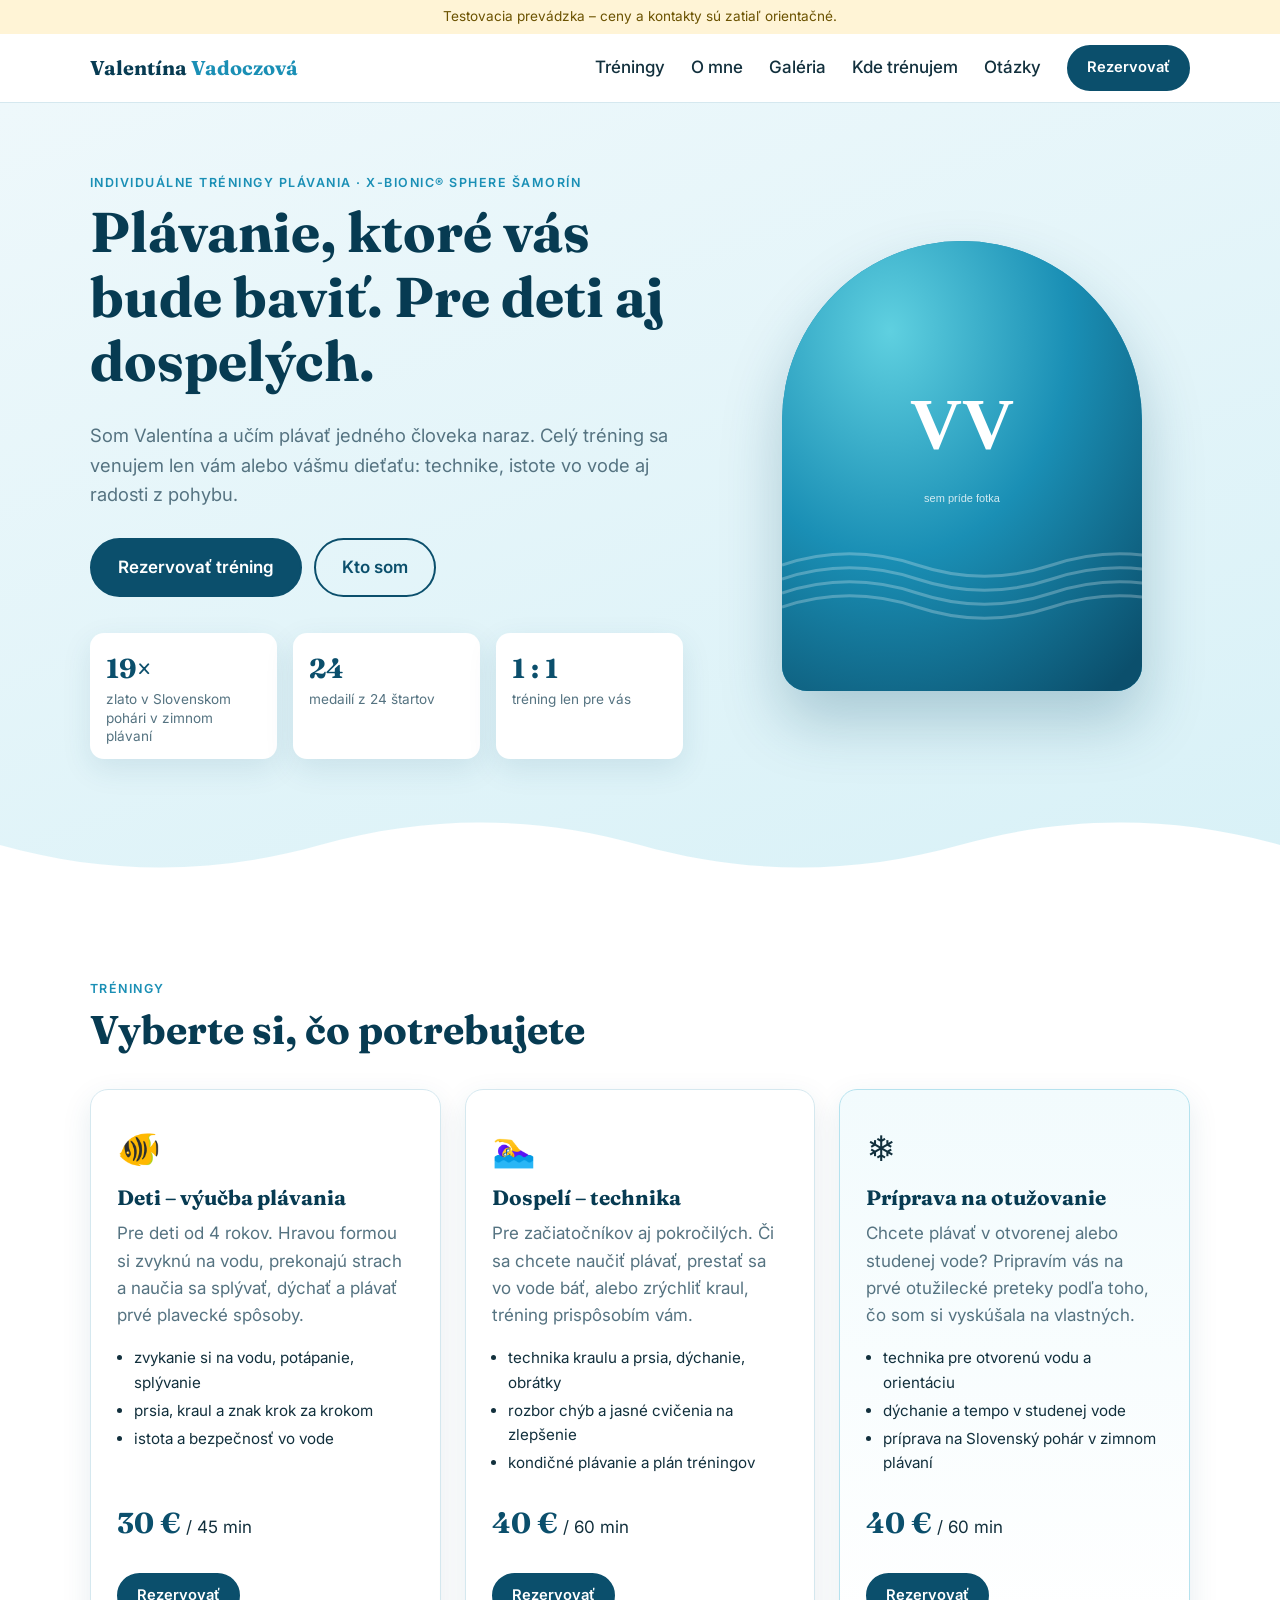
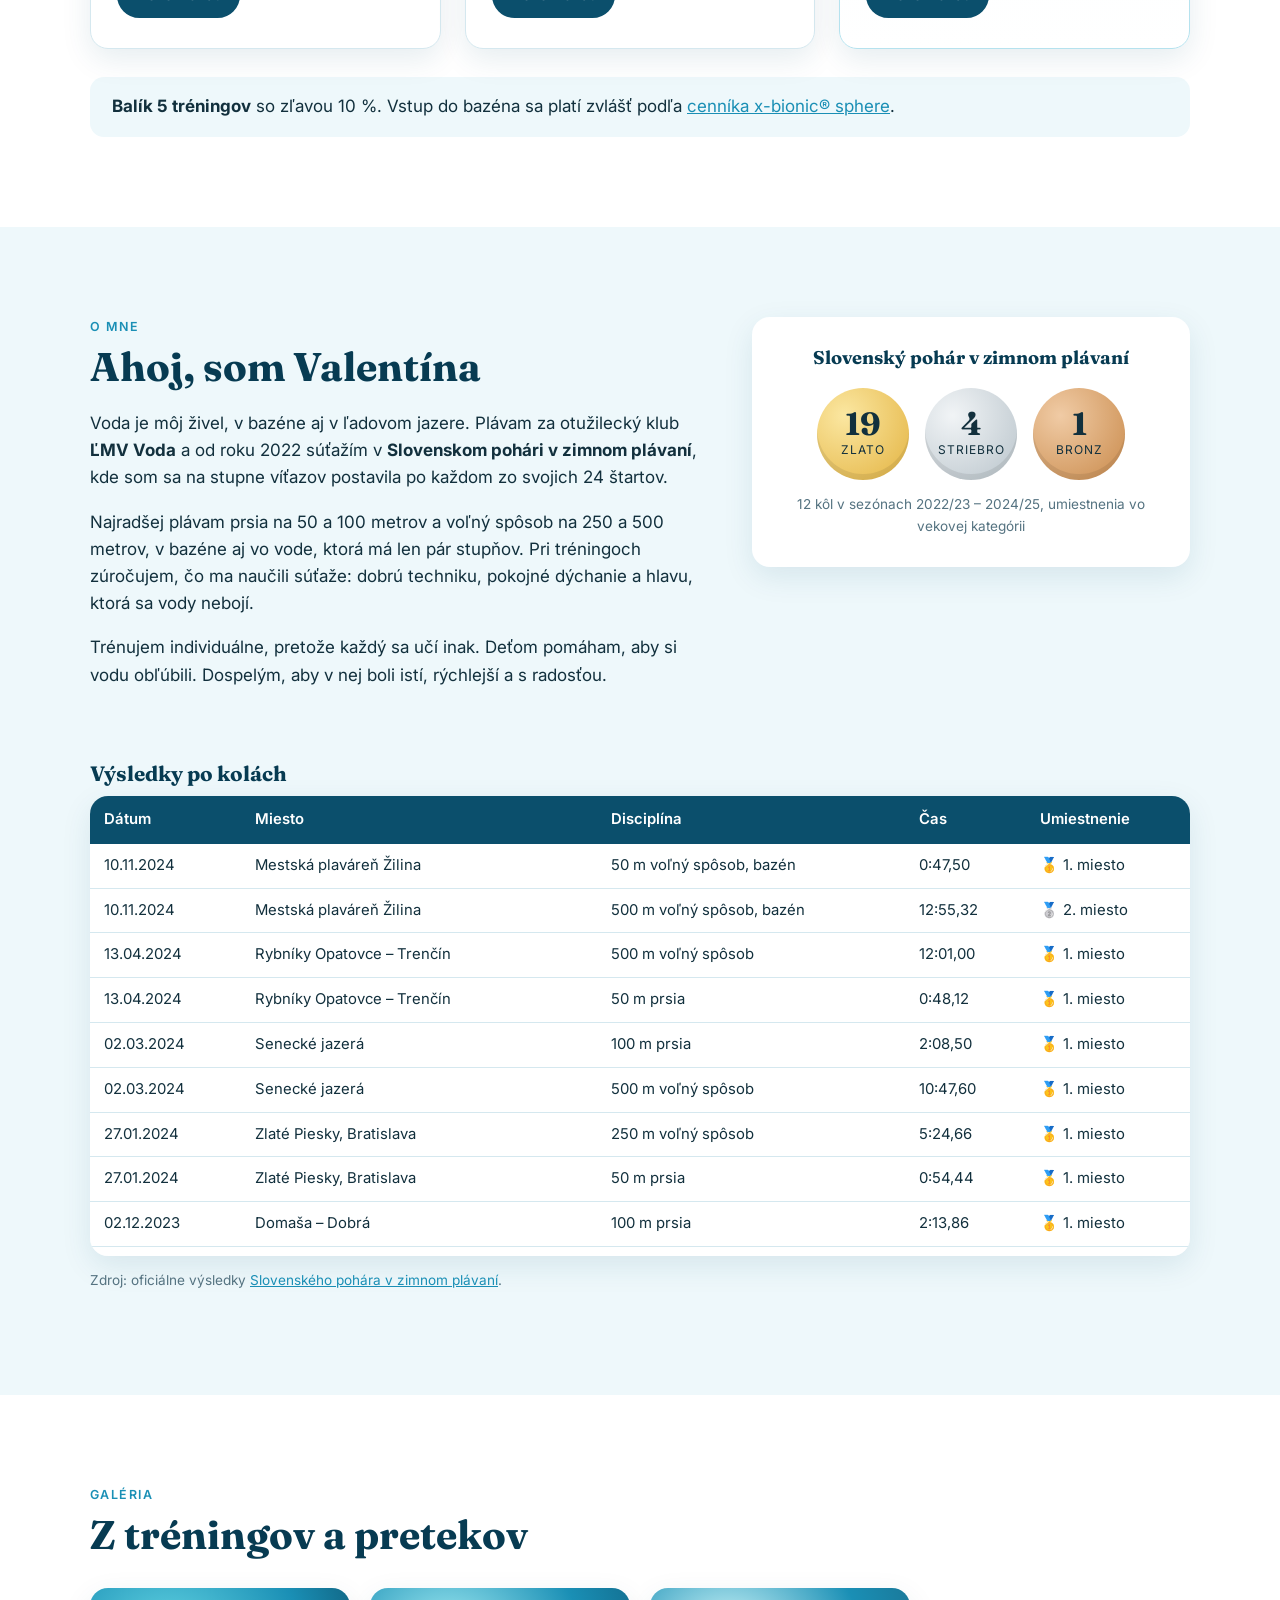
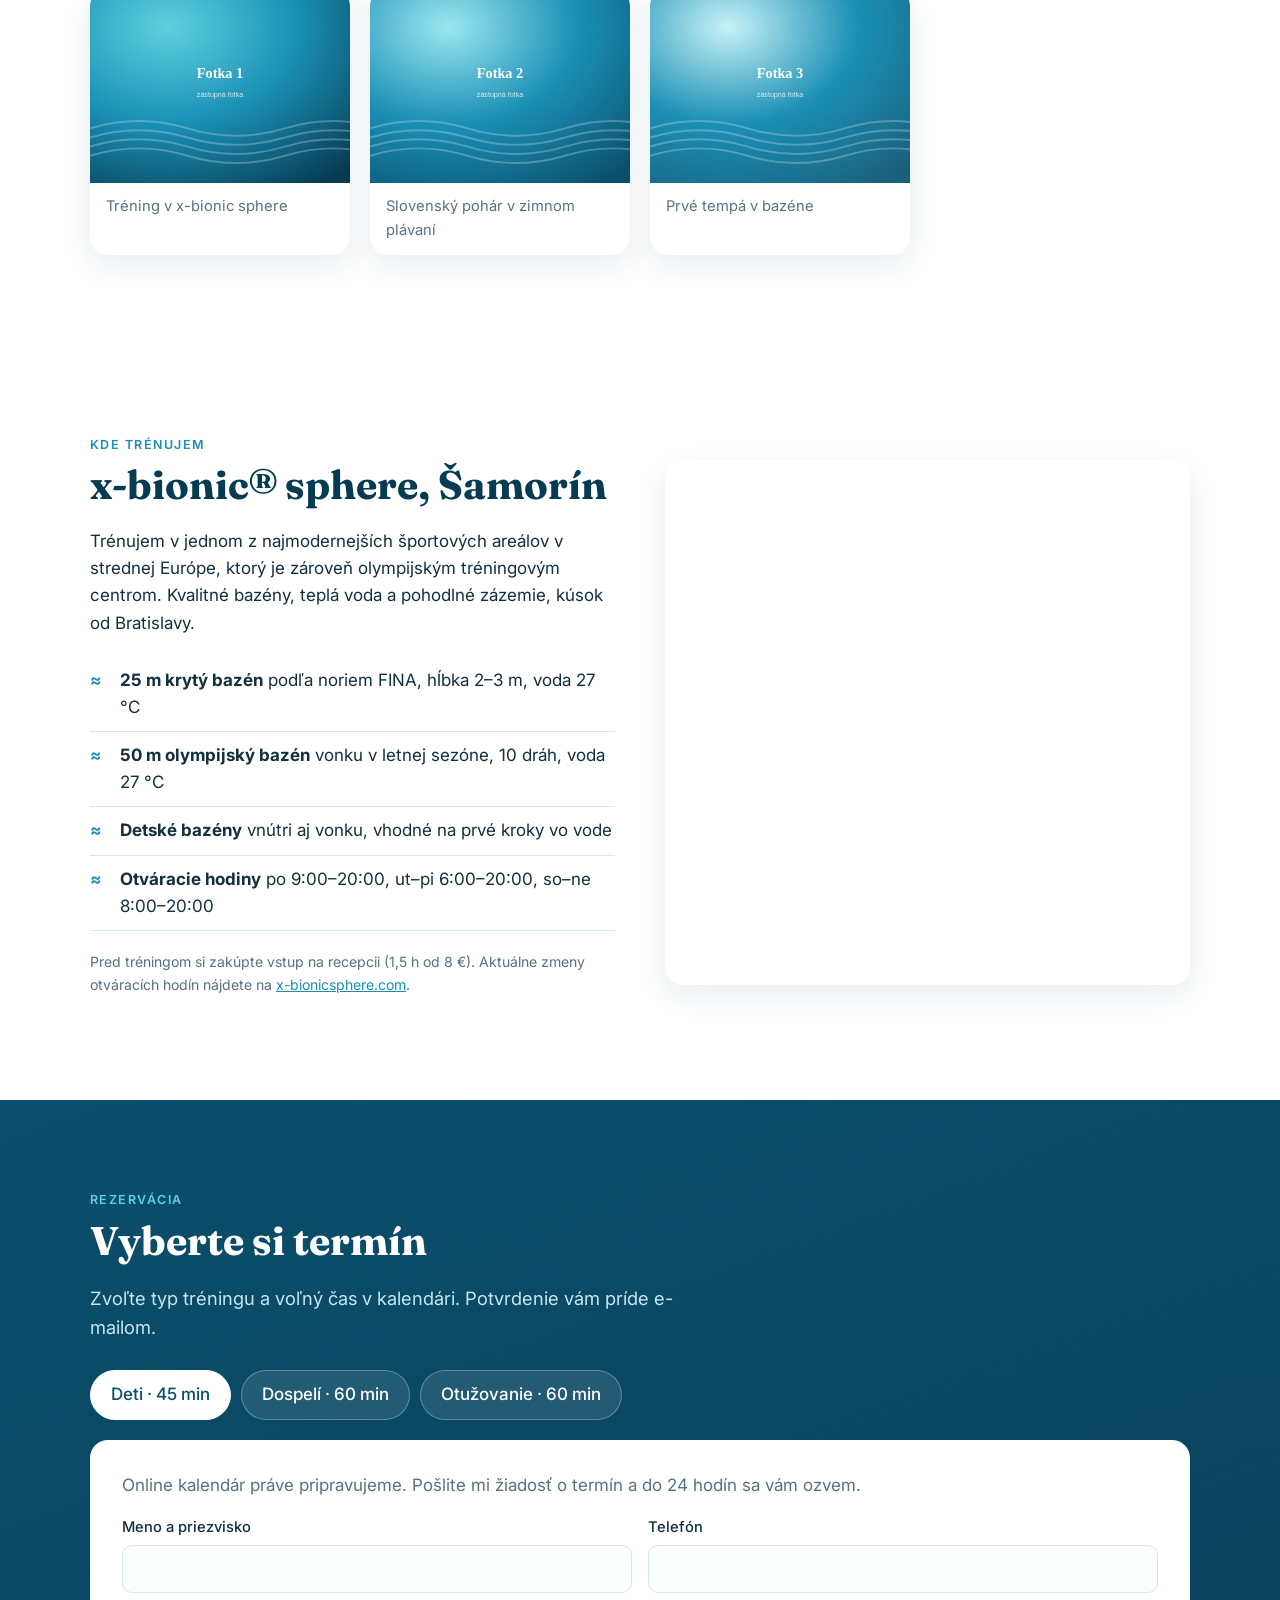
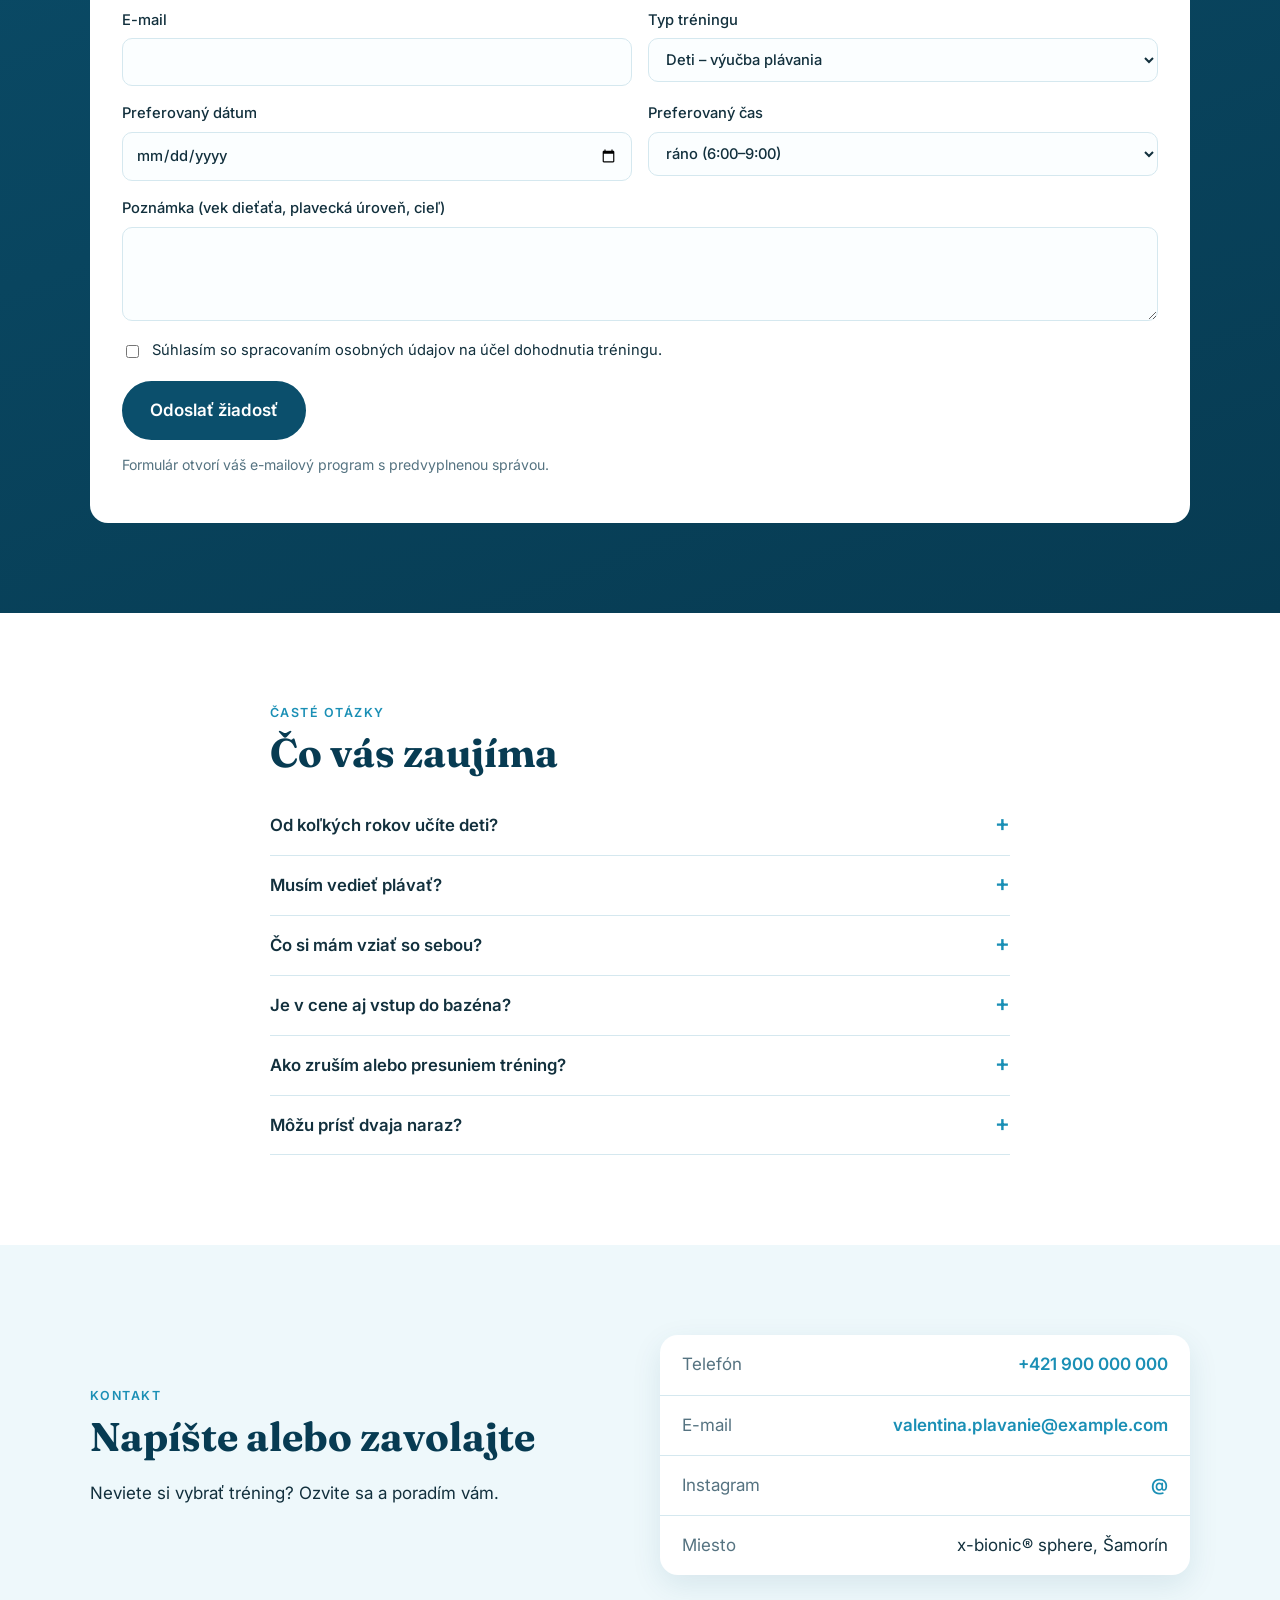
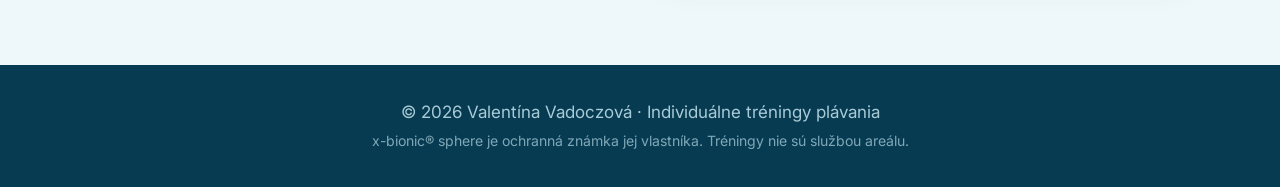
<file: index.html>
<!doctype html>
<html lang="sk">
<head>
  <meta charset="utf-8">
  <meta name="viewport" content="width=device-width, initial-scale=1">
  <title>Valentína Vadoczová – individuálne tréningy plávania | x-bionic sphere Šamorín</title>
  <meta name="description" content="Individuálne tréningy plávania pre deti a dospelých v bazénoch x-bionic® sphere v Šamoríne. Trénerka Valentína Vadoczová, viacnásobná víťazka Slovenského pohára v zimnom plávaní.">
  <meta name="robots" content="noindex"><!-- testovacia prevádzka -->
  <link rel="preconnect" href="https://fonts.googleapis.com">
  <link rel="preconnect" href="https://fonts.gstatic.com" crossorigin>
  <link href="https://fonts.googleapis.com/css2?family=Fraunces:opsz,wght@9..144,500;9..144,700&family=Inter:wght@400;500;600&display=swap" rel="stylesheet">
  <link rel="stylesheet" href="style.css?v=2">
  <link rel="icon" href="data:image/svg+xml,<svg xmlns='http://www.w3.org/2000/svg' viewBox='0 0 64 64'><circle cx='32' cy='32' r='32' fill='%230b4f6c'/><path d='M8 38c6-6 10-6 16 0s10 6 16 0 10-6 16 0' stroke='white' stroke-width='5' fill='none' stroke-linecap='round'/></svg>">
</head>
<body>
  <div class="test-banner">Testovacia prevádzka – ceny a kontakty sú zatiaľ orientačné.</div>

  <header class="nav">
    <div class="wrap nav-inner">
      <a href="#" class="logo">Valentína <span>Vadoczová</span></a>
      <button class="nav-toggle" aria-label="Menu" aria-expanded="false">☰</button>
      <nav class="nav-links">
        <a href="#treningy">Tréningy</a>
        <a href="#o-mne">O mne</a>
        <a href="#galeria">Galéria</a>
        <a href="#bazen">Kde trénujem</a>
        <a href="#faq">Otázky</a>
        <a href="#rezervacia" class="btn btn-small">Rezervovať</a>
      </nav>
    </div>
  </header>

  <main>
    <!-- HERO -->
    <section class="hero">
      <div class="wrap hero-inner">
        <div class="hero-text">
          <p class="eyebrow" data-edit="hero-1">Individuálne tréningy plávania · x-bionic® sphere Šamorín</p>
          <h1 data-edit="hero-2">Plávanie, ktoré vás bude baviť. Pre deti aj dospelých.</h1>
          <p class="lead" data-edit="hero-3">Som Valentína a učím plávať jedného človeka naraz. Celý tréning sa venujem len vám alebo vášmu dieťaťu: technike, istote vo vode aj radosti z pohybu.</p>
          <div class="hero-cta">
            <a href="#rezervacia" class="btn" data-edit="hero-4">Rezervovať tréning</a>
            <a href="#o-mne" class="btn btn-ghost" data-edit="hero-5">Kto som</a>
          </div>
          <ul class="hero-stats">
            <li data-edit="hero-6"><strong>19×</strong><span>zlato v Slovenskom pohári v zimnom plávaní</span></li>
            <li data-edit="hero-7"><strong>24</strong><span>medailí z 24 štartov</span></li>
            <li data-edit="hero-8"><strong>1 : 1</strong><span>tréning len pre vás</span></li>
          </ul>
        </div>
        <div class="hero-visual" aria-hidden="true">
          <div class="portrait">
            <img data-edit-img="portrait" src="images/portrait.svg" alt="Valentína Vadoczová">
          </div>
        </div>
      </div>
      <svg class="wave" viewBox="0 0 1440 120" preserveAspectRatio="none" aria-hidden="true"><path d="M0 60c120 40 240 40 360 0s240-40 360 0 240 40 360 0 240-40 360 0v60H0z"/></svg>
    </section>

    <!-- TRÉNINGY -->
    <section id="treningy" class="section">
      <div class="wrap">
        <p class="eyebrow" data-edit="treningy-1">Tréningy</p>
        <h2 data-edit="treningy-2">Vyberte si, čo potrebujete</h2>
        <div class="cards">
          <article class="card">
            <div class="card-icon">🐠</div>
            <h3 data-edit="treningy-3">Deti – výučba plávania</h3>
            <p data-edit="treningy-4">Pre deti od 4 rokov. Hravou formou si zvyknú na vodu, prekonajú strach a naučia sa splývať, dýchať a plávať prvé plavecké spôsoby.</p>
            <ul>
              <li data-edit="treningy-5">zvykanie si na vodu, potápanie, splývanie</li>
              <li data-edit="treningy-6">prsia, kraul a znak krok za krokom</li>
              <li data-edit="treningy-7">istota a bezpečnosť vo vode</li>
            </ul>
            <p class="price" data-edit="treningy-8"><strong>30 €</strong> / 45 min</p>
            <a href="#rezervacia" class="btn btn-small" data-book="deti" data-edit="treningy-9">Rezervovať</a>
          </article>
          <article class="card">
            <div class="card-icon">🏊‍♀️</div>
            <h3 data-edit="treningy-10">Dospelí – technika</h3>
            <p data-edit="treningy-11">Pre začiatočníkov aj pokročilých. Či sa chcete naučiť plávať, prestať sa vo vode báť, alebo zrýchliť kraul, tréning prispôsobím vám.</p>
            <ul>
              <li data-edit="treningy-12">technika kraulu a prsia, dýchanie, obrátky</li>
              <li data-edit="treningy-13">rozbor chýb a jasné cvičenia na zlepšenie</li>
              <li data-edit="treningy-14">kondičné plávanie a plán tréningov</li>
            </ul>
            <p class="price" data-edit="treningy-15"><strong>40 €</strong> / 60 min</p>
            <a href="#rezervacia" class="btn btn-small" data-book="dospeli" data-edit="treningy-16">Rezervovať</a>
          </article>
          <article class="card card-accent">
            <div class="card-icon">❄️</div>
            <h3 data-edit="treningy-17">Príprava na otužovanie</h3>
            <p data-edit="treningy-18">Chcete plávať v otvorenej alebo studenej vode? Pripravím vás na prvé otužilecké preteky podľa toho, čo som si vyskúšala na vlastných.</p>
            <ul>
              <li data-edit="treningy-19">technika pre otvorenú vodu a orientáciu</li>
              <li data-edit="treningy-20">dýchanie a tempo v studenej vode</li>
              <li data-edit="treningy-21">príprava na Slovenský pohár v zimnom plávaní</li>
            </ul>
            <p class="price" data-edit="treningy-22"><strong>40 €</strong> / 60 min</p>
            <a href="#rezervacia" class="btn btn-small" data-book="otuzovanie" data-edit="treningy-23">Rezervovať</a>
          </article>
        </div>
        <div class="note">
          <p data-edit="treningy-24"><strong>Balík 5 tréningov</strong> so zľavou 10 %. Vstup do bazéna sa platí zvlášť podľa <a href="https://www.x-bionicsphere.com/sport/plavanie/" target="_blank" rel="noopener">cenníka x-bionic® sphere</a>.</p>
        </div>
      </div>
    </section>

    <!-- O MNE -->
    <section id="o-mne" class="section section-ice">
      <div class="wrap about">
        <div class="about-text">
          <p class="eyebrow" data-edit="o-mne-1">O mne</p>
          <h2 data-edit="o-mne-2">Ahoj, som Valentína</h2>
          <p data-edit="o-mne-3">Voda je môj živel, v bazéne aj v ľadovom jazere. Plávam za otužilecký klub <strong>ĽMV Voda</strong> a od roku 2022 súťažím v <strong>Slovenskom pohári v zimnom plávaní</strong>, kde som sa na stupne víťazov postavila po každom zo svojich 24 štartov.</p>
          <p data-edit="o-mne-4">Najradšej plávam prsia na 50 a 100 metrov a voľný spôsob na 250 a 500 metrov, v bazéne aj vo vode, ktorá má len pár stupňov. Pri tréningoch zúročujem, čo ma naučili súťaže: dobrú techniku, pokojné dýchanie a hlavu, ktorá sa vody nebojí.</p>
          <p data-edit="o-mne-5">Trénujem individuálne, pretože každý sa učí inak. Deťom pomáham, aby si vodu obľúbili. Dospelým, aby v nej boli istí, rýchlejší a s radosťou.</p>
        </div>
        <aside class="medals" aria-label="Medailová bilancia">
          <h3 data-edit="o-mne-6">Slovenský pohár v zimnom plávaní</h3>
          <div class="medal-row">
            <div class="medal gold"><strong data-edit="o-mne-7">19</strong><span data-edit="o-mne-8">zlato</span></div>
            <div class="medal silver"><strong data-edit="o-mne-9">4</strong><span data-edit="o-mne-10">striebro</span></div>
            <div class="medal bronze"><strong data-edit="o-mne-11">1</strong><span data-edit="o-mne-12">bronz</span></div>
          </div>
          <p class="medal-sub" data-edit="o-mne-13">12 kôl v sezónach 2022/23 – 2024/25, umiestnenia vo vekovej kategórii</p>
        </aside>
      </div>

      <div class="wrap">
        <h3 class="results-title" data-edit="o-mne-14">Výsledky po kolách</h3>
        <div class="table-wrap">
          <table class="results">
            <thead>
              <tr><th>Dátum</th><th>Miesto</th><th>Disciplína</th><th>Čas</th><th>Umiestnenie</th></tr>
            </thead>
            <tbody data-edit-table="results">
              <tr><td>10.11.2024</td><td>Mestská plaváreň Žilina</td><td>50 m voľný spôsob, bazén</td><td>0:47,50</td><td>🥇 1. miesto</td></tr>
              <tr><td>10.11.2024</td><td>Mestská plaváreň Žilina</td><td>500 m voľný spôsob, bazén</td><td>12:55,32</td><td>🥈 2. miesto</td></tr>
              <tr><td>13.04.2024</td><td>Rybníky Opatovce – Trenčín</td><td>500 m voľný spôsob</td><td>12:01,00</td><td>🥇 1. miesto</td></tr>
              <tr><td>13.04.2024</td><td>Rybníky Opatovce – Trenčín</td><td>50 m prsia</td><td>0:48,12</td><td>🥇 1. miesto</td></tr>
              <tr><td>02.03.2024</td><td>Senecké jazerá</td><td>100 m prsia</td><td>2:08,50</td><td>🥇 1. miesto</td></tr>
              <tr><td>02.03.2024</td><td>Senecké jazerá</td><td>500 m voľný spôsob</td><td>10:47,60</td><td>🥇 1. miesto</td></tr>
              <tr><td>27.01.2024</td><td>Zlaté Piesky, Bratislava</td><td>250 m voľný spôsob</td><td>5:24,66</td><td>🥇 1. miesto</td></tr>
              <tr><td>27.01.2024</td><td>Zlaté Piesky, Bratislava</td><td>50 m prsia</td><td>0:54,44</td><td>🥇 1. miesto</td></tr>
              <tr><td>02.12.2023</td><td>Domaša – Dobrá</td><td>100 m prsia</td><td>2:13,86</td><td>🥇 1. miesto</td></tr>
              <tr><td>02.12.2023</td><td>Domaša – Dobrá</td><td>500 m voľný spôsob</td><td>11:10,34</td><td>🥇 1. miesto</td></tr>
              <tr><td>18.11.2023</td><td>Oravská priehrada</td><td>50 m prsia</td><td>0:55,37</td><td>🥇 1. miesto</td></tr>
              <tr><td>18.11.2023</td><td>Oravská priehrada</td><td>500 m voľný spôsob</td><td>11:27,30</td><td>🥇 1. miesto</td></tr>
              <tr><td>04.11.2023</td><td>Mestská plaváreň Žilina</td><td>50 m prsia, bazén</td><td>0:53,52</td><td>🥇 1. miesto</td></tr>
              <tr><td>04.11.2023</td><td>Mestská plaváreň Žilina</td><td>500 m voľný spôsob, bazén</td><td>11:28,51</td><td>🥇 1. miesto</td></tr>
              <tr><td>01.04.2023</td><td>Domaša – Dobrá</td><td>50 m prsia</td><td>0:59,93</td><td>🥇 1. miesto</td></tr>
              <tr><td>01.04.2023</td><td>Domaša – Dobrá</td><td>250 m voľný spôsob</td><td>5:27,70</td><td>🥇 1. miesto</td></tr>
              <tr><td>25.03.2023</td><td>Rybníky Opatovce – Trenčín</td><td>50 m prsia</td><td>0:57,81</td><td>🥇 1. miesto</td></tr>
              <tr><td>25.03.2023</td><td>Rybníky Opatovce – Trenčín</td><td>250 m voľný spôsob</td><td>5:40,51</td><td>🥇 1. miesto</td></tr>
              <tr><td>04.03.2023</td><td>Thermalpark Dunajská Streda</td><td>100 m prsia</td><td>2:35,01</td><td>🥈 2. miesto</td></tr>
              <tr><td>04.03.2023</td><td>Thermalpark Dunajská Streda</td><td>50 m prsia</td><td>1:06,67</td><td>🥇 1. miesto</td></tr>
              <tr><td>18.02.2023</td><td>Nové Košariská, Dunajská Lužná</td><td>50 m prsia</td><td>1:04,61</td><td>🥇 1. miesto</td></tr>
              <tr><td>18.02.2023</td><td>Nové Košariská, Dunajská Lužná</td><td>100 m prsia</td><td>2:17,05</td><td>🥈 2. miesto</td></tr>
              <tr><td>26.11.2022</td><td>Lake Side Čierna Voda</td><td>100 m prsia</td><td>2:04,50</td><td>🥈 2. miesto</td></tr>
              <tr><td>26.11.2022</td><td>Lake Side Čierna Voda</td><td>50 m prsia</td><td>1:03,50</td><td>🥉 3. miesto</td></tr>
            </tbody>
          </table>
        </div>
        <p class="source" data-edit="o-mne-15">Zdroj: oficiálne výsledky <a href="https://pohar.sportoveotuzovanie.sk/vysledky/jednotlivci" target="_blank" rel="noopener">Slovenského pohára v zimnom plávaní</a>.</p>
      </div>
    </section>

    <!-- GALÉRIA -->
    <section id="galeria" class="section">
      <div class="wrap">
        <p class="eyebrow" data-edit="galeria-1">Galéria</p>
        <h2 data-edit="galeria-2">Z tréningov a pretekov</h2>
        <div class="gallery" data-edit-gallery="gallery">
          <figure><img src="images/galeria-1.svg" alt=""><figcaption>Tréning v x-bionic sphere</figcaption></figure>
          <figure><img src="images/galeria-2.svg" alt=""><figcaption>Slovenský pohár v zimnom plávaní</figcaption></figure>
          <figure><img src="images/galeria-3.svg" alt=""><figcaption>Prvé tempá v bazéne</figcaption></figure>
        </div>
      </div>
    </section>

    <!-- BAZÉN -->
    <section id="bazen" class="section">
      <div class="wrap venue">
        <div>
          <p class="eyebrow" data-edit="bazen-1">Kde trénujem</p>
          <h2 data-edit="bazen-2">x-bionic® sphere, Šamorín</h2>
          <p data-edit="bazen-3">Trénujem v jednom z najmodernejších športových areálov v strednej Európe, ktorý je zároveň olympijským tréningovým centrom. Kvalitné bazény, teplá voda a pohodlné zázemie, kúsok od Bratislavy.</p>
          <ul class="facts">
            <li data-edit="bazen-4"><strong>25 m krytý bazén</strong> podľa noriem FINA, hĺbka 2–3 m, voda 27 °C</li>
            <li data-edit="bazen-5"><strong>50 m olympijský bazén</strong> vonku v letnej sezóne, 10 dráh, voda 27 °C</li>
            <li data-edit="bazen-6"><strong>Detské bazény</strong> vnútri aj vonku, vhodné na prvé kroky vo vode</li>
            <li data-edit="bazen-7"><strong>Otváracie hodiny</strong> po 9:00–20:00, ut–pi 6:00–20:00, so–ne 8:00–20:00</li>
          </ul>
          <p class="small" data-edit="bazen-8">Pred tréningom si zakúpte vstup na recepcii (1,5 h od 8 €). Aktuálne zmeny otváracích hodín nájdete na <a href="https://www.x-bionicsphere.com/sport/plavanie/" target="_blank" rel="noopener">x-bionicsphere.com</a>.</p>
        </div>
        <div class="map">
          <iframe title="Mapa x-bionic sphere Šamorín" loading="lazy" referrerpolicy="no-referrer-when-downgrade"
            src="https://www.google.com/maps?q=x-bionic%20sphere%20%C5%A0amor%C3%ADn&output=embed"></iframe>
        </div>
      </div>
    </section>

    <!-- REZERVÁCIA -->
    <section id="rezervacia" class="section section-deep">
      <div class="wrap">
        <p class="eyebrow" data-edit="rezervacia-1">Rezervácia</p>
        <h2 data-edit="rezervacia-2">Vyberte si termín</h2>
        <p class="lead" data-edit="rezervacia-3">Zvoľte typ tréningu a voľný čas v kalendári. Potvrdenie vám príde e-mailom.</p>
        <div class="tabs" role="tablist">
          <button role="tab" data-type="deti" aria-selected="true">Deti · 45 min</button>
          <button role="tab" data-type="dospeli" aria-selected="false">Dospelí · 60 min</button>
          <button role="tab" data-type="otuzovanie" aria-selected="false">Otužovanie · 60 min</button>
        </div>
        <div class="booking">
          <div id="cal-embed" hidden></div>
          <form id="request-form" class="request-form" hidden>
            <p class="form-intro">Online kalendár práve pripravujeme. Pošlite mi žiadosť o termín a do 24 hodín sa vám ozvem.</p>
            <div class="grid">
              <label>Meno a priezvisko<input name="meno" required autocomplete="name"></label>
              <label>Telefón<input name="telefon" type="tel" required autocomplete="tel"></label>
              <label>E-mail<input name="email" type="email" autocomplete="email"></label>
              <label>Typ tréningu
                <select name="typ">
                  <option value="deti">Deti – výučba plávania</option>
                  <option value="dospeli">Dospelí – technika</option>
                  <option value="otuzovanie">Príprava na otužovanie</option>
                </select>
              </label>
              <label>Preferovaný dátum<input name="datum" type="date"></label>
              <label>Preferovaný čas
                <select name="cas">
                  <option>ráno (6:00–9:00)</option>
                  <option>dopoludnie</option>
                  <option>popoludnie</option>
                  <option>podvečer (16:00–19:00)</option>
                  <option>víkend</option>
                </select>
              </label>
              <label class="full">Poznámka (vek dieťaťa, plavecká úroveň, cieľ)<textarea name="poznamka" rows="3"></textarea></label>
            </div>
            <label class="consent"><input type="checkbox" required> Súhlasím so spracovaním osobných údajov na účel dohodnutia tréningu.</label>
            <button class="btn" type="submit">Odoslať žiadosť</button>
            <p class="small">Formulár otvorí váš e-mailový program s predvyplnenou správou.</p>
          </form>
        </div>
      </div>
    </section>

    <!-- FAQ -->
    <section id="faq" class="section">
      <div class="wrap narrow">
        <p class="eyebrow" data-edit="faq-1">Časté otázky</p>
        <h2 data-edit="faq-2">Čo vás zaujíma</h2>
        <details><summary data-edit="faq-3">Od koľkých rokov učíte deti?</summary><p data-edit="faq-4">Od 4 rokov. Ak je dieťa mladšie alebo sa vody veľmi bojí, napíšte mi a dohodneme sa, ako začať.</p></details>
        <details><summary data-edit="faq-5">Musím vedieť plávať?</summary><p data-edit="faq-6">Nie. Začiatočníkov učím od úplných základov. Dospelí začiatočníci sú u mňa úplne bežní, tak sa nehanbite.</p></details>
        <details><summary data-edit="faq-7">Čo si mám vziať so sebou?</summary><p data-edit="faq-8">Plavky, plavecké okuliare, čiapku, uterák a šľapky. Plavecké pomôcky (dosky, pullbuoy, plutvy) prinesiem ja.</p></details>
        <details><summary data-edit="faq-9">Je v cene aj vstup do bazéna?</summary><p data-edit="faq-10">Nie. Vstup si každý klient kupuje na recepcii x-bionic® sphere podľa ich aktuálneho cenníka.</p></details>
        <details><summary data-edit="faq-11">Ako zruším alebo presuniem tréning?</summary><p data-edit="faq-12">Bezplatne najneskôr 24 hodín vopred, cez odkaz v potvrdzovacom e-maile alebo telefonicky. Pri neskoršom zrušení si účtujem 50 % ceny.</p></details>
        <details><summary data-edit="faq-13">Môžu prísť dvaja naraz?</summary><p data-edit="faq-14">Áno. Súrodenci alebo pár môžu prísť na spoločný tréning. Cenu vám poviem po dohode.</p></details>
      </div>
    </section>

    <!-- KONTAKT -->
    <section id="kontakt" class="section section-ice">
      <div class="wrap contact">
        <div>
          <p class="eyebrow" data-edit="kontakt-1">Kontakt</p>
          <h2 data-edit="kontakt-2">Napíšte alebo zavolajte</h2>
          <p data-edit="kontakt-3">Neviete si vybrať tréning? Ozvite sa a poradím vám.</p>
        </div>
        <ul class="contact-list">
          <li><span>Telefón</span><a data-contact="phone" href="#"></a></li>
          <li><span>E-mail</span><a data-contact="email" href="#"></a></li>
          <li data-contact-row="instagram"><span>Instagram</span><a data-contact="instagram" href="#" target="_blank" rel="noopener"></a></li>
          <li><span>Miesto</span>x-bionic® sphere, Šamorín</li>
        </ul>
      </div>
    </section>
  </main>

  <footer class="footer">
    <div class="wrap">
      <p>© <span id="year"></span> Valentína Vadoczová · Individuálne tréningy plávania</p>
      <p class="small">x-bionic® sphere je ochranná známka jej vlastníka. Tréningy nie sú službou areálu.</p>
    </div>
  </footer>

  <script src="config.js?v=2"></script>
  <script src="app.js?v=2"></script>
</body>
</html>
</file>
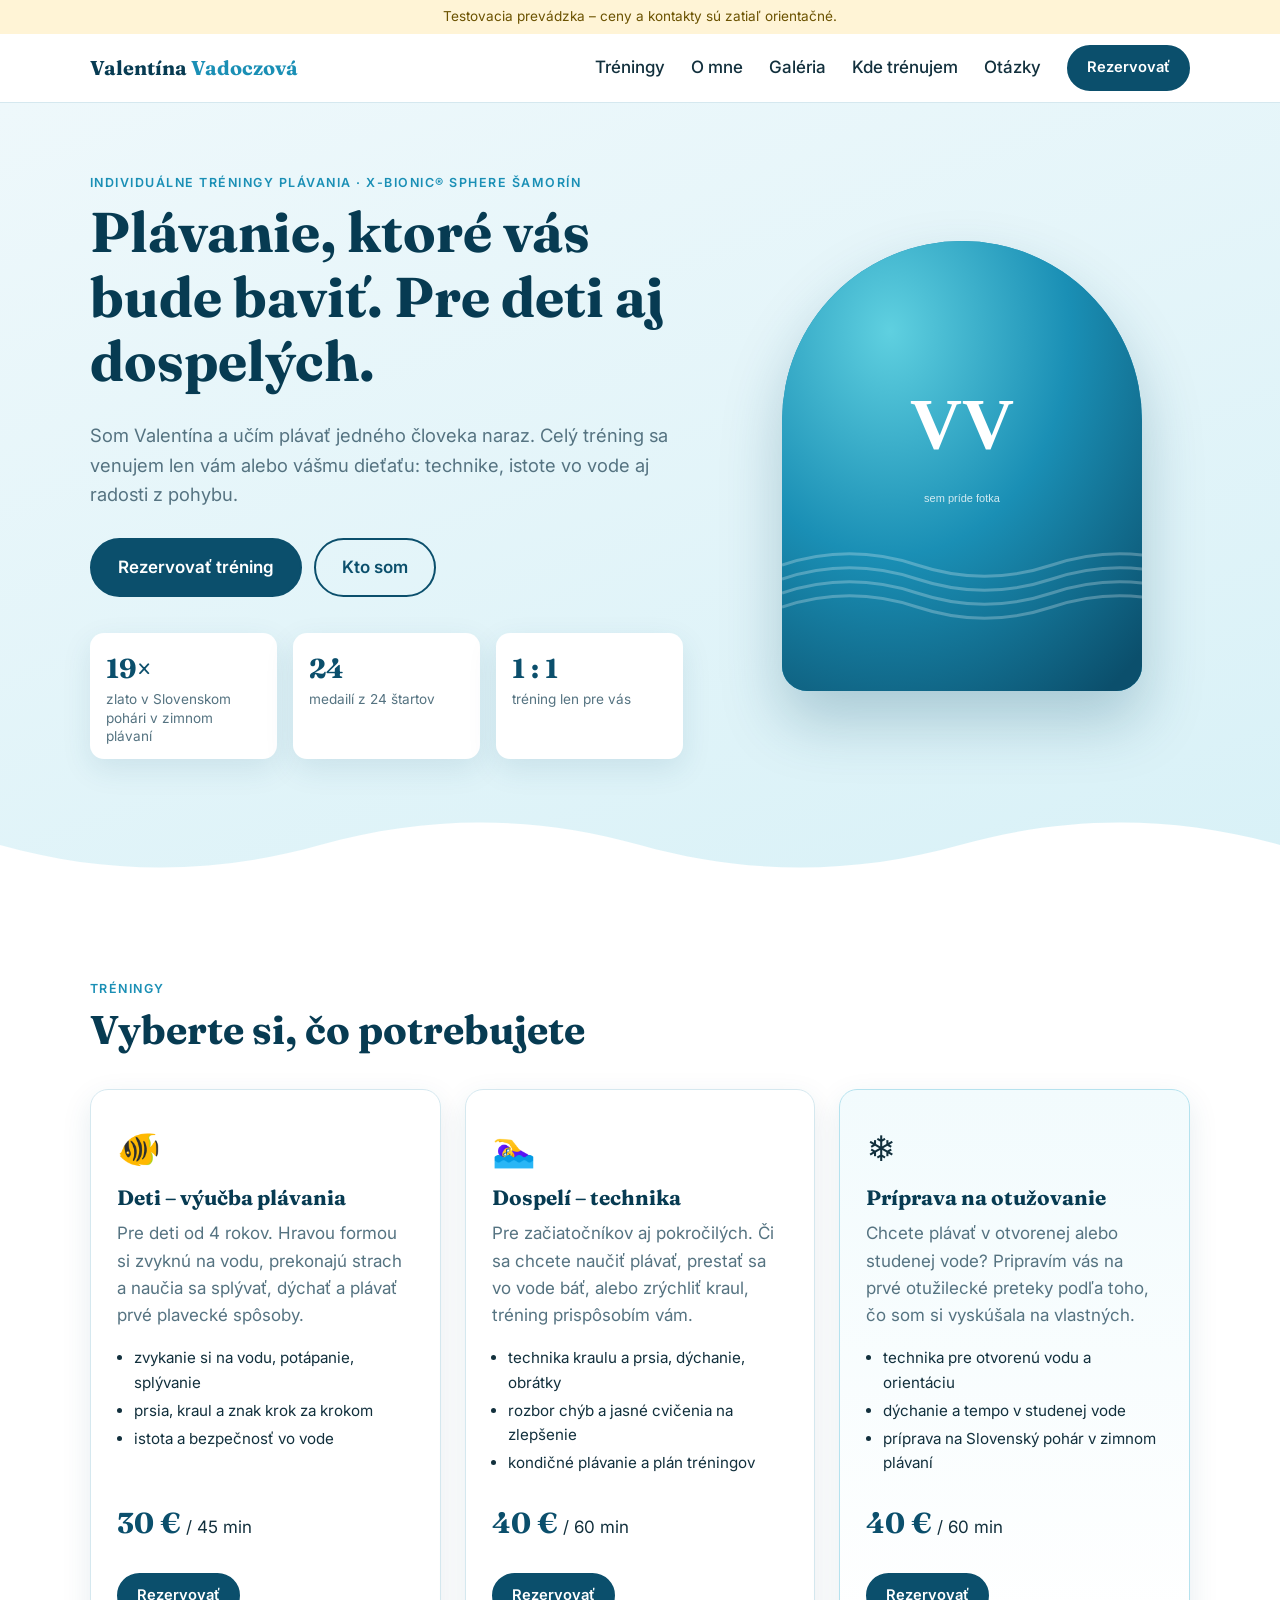
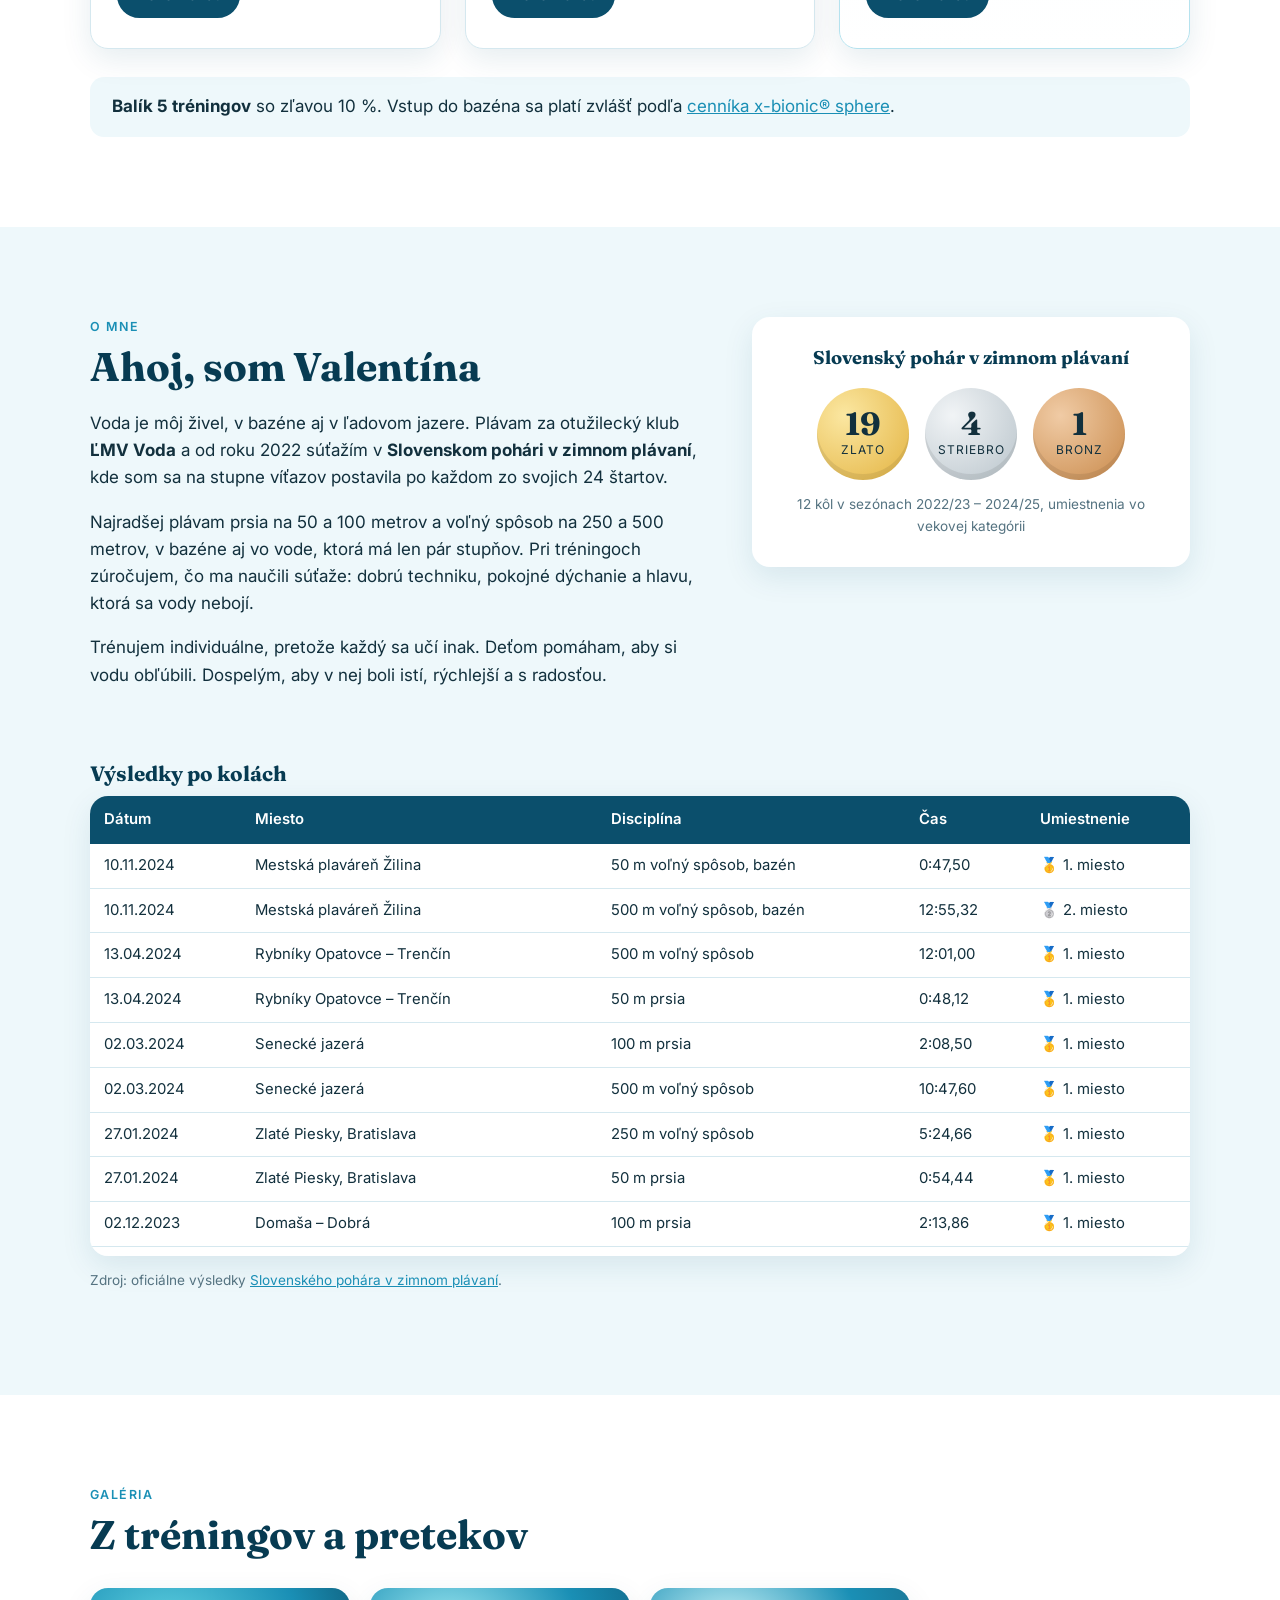
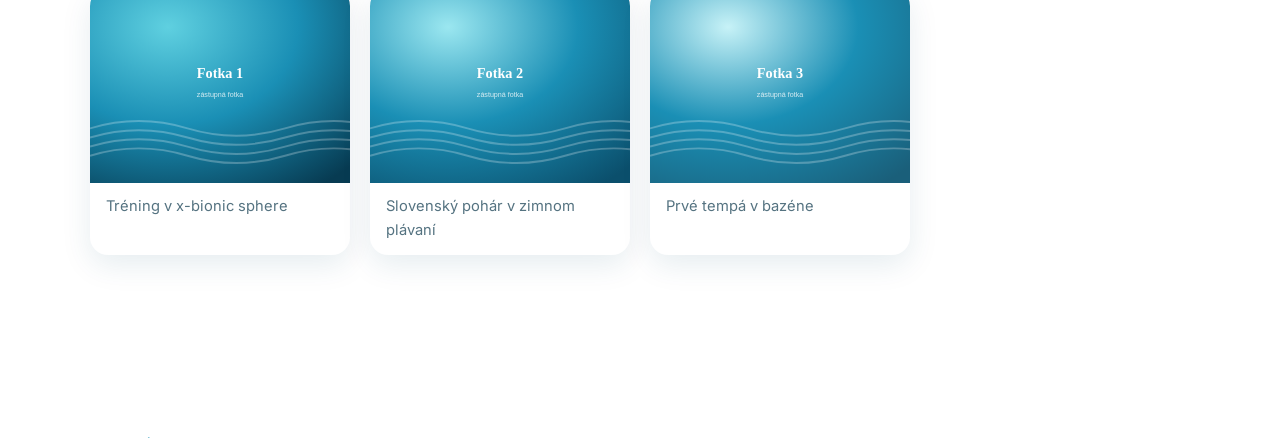
<file: admin/index.html>
<!doctype html>
<html lang="sk">
<head>
  <meta charset="utf-8">
  <meta name="robots" content="noindex">
  <meta http-equiv="refresh" content="0; url=../?admin">
  <title>Administrácia</title>
</head>
<body>
  <p><a href="../?admin">Otvoriť administráciu</a></p>
</body>
</html>
</file>
<file: style.css>
:root {
  --deep: #0b4f6c;
  --deep-2: #073b52;
  --sea: #1a8fb5;
  --aqua: #5fd0e0;
  --ice: #eef8fb;
  --ink: #12303d;
  --muted: #557381;
  --line: #d5e8ef;
  --white: #ffffff;
  --gold: #e3b341;
  --silver: #b9c4cb;
  --bronze: #c98a4b;
  --radius: 18px;
  --shadow: 0 10px 30px rgba(11, 79, 108, .10);
}
* { box-sizing: border-box; }
html { scroll-behavior: smooth; scroll-padding-top: 80px; }
body { margin: 0; font-family: Inter, system-ui, sans-serif; color: var(--ink); background: var(--white); line-height: 1.6; font-size: 17px; }
h1, h2, h3 { font-family: Fraunces, Georgia, serif; line-height: 1.15; margin: 0 0 .5em; color: var(--deep-2); }
h1 { font-size: clamp(2.1rem, 5vw, 3.5rem); }
h2 { font-size: clamp(1.7rem, 3.5vw, 2.5rem); }
h3 { font-size: 1.3rem; }
a { color: var(--sea); }
img { max-width: 100%; }
.wrap { max-width: 1140px; margin: 0 auto; padding: 0 20px; }
.narrow { max-width: 780px; }
.small { font-size: .88rem; color: var(--muted); }
.eyebrow { text-transform: uppercase; letter-spacing: .12em; font-size: .78rem; font-weight: 600; color: var(--sea); margin: 0 0 .6em; }
.lead { font-size: 1.15rem; color: var(--muted); max-width: 640px; }

.test-banner { background: #fff4d6; color: #6b5200; text-align: center; font-size: .85rem; padding: 6px 16px; }

/* Buttons */
.btn { display: inline-block; background: var(--deep); color: var(--white); text-decoration: none; padding: 14px 26px; border-radius: 999px; font-weight: 600; border: 2px solid var(--deep); cursor: pointer; font: inherit; font-weight: 600; transition: transform .15s, background .15s; }
.btn:hover { background: var(--deep-2); transform: translateY(-1px); }
.btn-small { padding: 9px 18px; font-size: .92rem; }
.btn-ghost { background: transparent; color: var(--deep); }
.btn-ghost:hover { background: var(--white); }

/* Nav */
.nav { position: sticky; top: 0; z-index: 20; background: rgba(255,255,255,.92); backdrop-filter: blur(10px); border-bottom: 1px solid var(--line); }
.nav-inner { display: flex; align-items: center; justify-content: space-between; height: 68px; }
.logo { font-family: Fraunces, serif; font-weight: 700; font-size: 1.25rem; color: var(--deep-2); text-decoration: none; }
.logo span { color: var(--sea); }
.nav-links { display: flex; gap: 26px; align-items: center; }
.nav-links a:not(.btn) { color: var(--ink); text-decoration: none; font-weight: 500; }
.nav-links a:not(.btn):hover { color: var(--sea); }
.nav-toggle { display: none; background: none; border: 0; font-size: 1.6rem; color: var(--deep); cursor: pointer; }

/* Hero */
.hero { position: relative; background: linear-gradient(160deg, var(--ice) 0%, #d8f1f7 100%); padding: 70px 0 130px; overflow: hidden; }
.hero-inner { display: grid; grid-template-columns: 1.3fr 1fr; gap: 50px; align-items: center; }
.hero-cta { display: flex; gap: 12px; flex-wrap: wrap; margin: 28px 0 36px; }
.hero-stats { list-style: none; padding: 0; margin: 0; display: grid; grid-template-columns: repeat(3, 1fr); gap: 16px; }
.hero-stats li { background: var(--white); border-radius: 14px; padding: 14px 16px; box-shadow: var(--shadow); }
.hero-stats strong { display: block; font-family: Fraunces, serif; font-size: 1.7rem; color: var(--deep); }
.hero-stats span { font-size: .85rem; color: var(--muted); line-height: 1.35; display: block; }
.hero-visual { display: flex; justify-content: center; }
.portrait { width: min(360px, 80vw); aspect-ratio: 4/5; border-radius: 200px 200px 28px 28px; overflow: hidden; box-shadow: 0 30px 60px rgba(11,79,108,.25); background: var(--sea); }
.portrait img { width: 100%; height: 100%; object-fit: cover; display: block; }
.wave { position: absolute; bottom: -1px; left: 0; width: 100%; height: 90px; fill: var(--white); }

/* Sections */
.section { padding: 90px 0; }
.section-ice { background: var(--ice); }
.section-deep { background: linear-gradient(160deg, var(--deep) 0%, var(--deep-2) 100%); color: var(--white); }
.section-deep h2, .section-deep .eyebrow { color: var(--white); }
.section-deep .eyebrow { color: var(--aqua); }
.section-deep .lead { color: #c8e6ef; }

/* Cards */
.cards { display: grid; grid-template-columns: repeat(3, 1fr); gap: 24px; margin-top: 36px; }
.card { background: var(--white); border: 1px solid var(--line); border-radius: var(--radius); padding: 30px 26px; box-shadow: var(--shadow); display: flex; flex-direction: column; }
.card-accent { background: linear-gradient(180deg, #f2fbfd, var(--white)); border-color: #b5e2ee; }
.card-icon { font-size: 2.2rem; margin-bottom: 10px; }
.card p { color: var(--muted); margin-top: 0; }
.card ul { padding-left: 1.1em; margin: 0 0 20px; color: var(--ink); font-size: .95rem; }
.card li { margin-bottom: 4px; }
.price { margin-top: auto !important; color: var(--ink) !important; }
.price strong { font-family: Fraunces, serif; font-size: 1.8rem; color: var(--deep); }
.card .btn { align-self: flex-start; margin-top: 10px; }
.note { margin-top: 28px; background: var(--ice); border-radius: 14px; padding: 16px 22px; }
.note p { margin: 0; }

/* About */
.about { display: grid; grid-template-columns: 1.4fr 1fr; gap: 50px; align-items: start; }
.medals { background: var(--white); border-radius: var(--radius); padding: 30px; box-shadow: var(--shadow); text-align: center; position: sticky; top: 100px; }
.medals h3 { font-size: 1.15rem; }
.medal-row { display: flex; justify-content: center; gap: 16px; margin: 20px 0 14px; }
.medal { width: 92px; height: 92px; border-radius: 50%; display: flex; flex-direction: column; align-items: center; justify-content: center; color: var(--ink); box-shadow: inset 0 -6px 0 rgba(0,0,0,.08); }
.medal strong { font-family: Fraunces, serif; font-size: 2rem; line-height: 1; }
.medal span { font-size: .75rem; text-transform: uppercase; letter-spacing: .08em; }
.gold { background: radial-gradient(circle at 30% 30%, #fbe7a1, var(--gold)); }
.silver { background: radial-gradient(circle at 30% 30%, #f1f4f6, var(--silver)); }
.bronze { background: radial-gradient(circle at 30% 30%, #f0cba5, var(--bronze)); }
.medal-sub { font-size: .85rem; color: var(--muted); margin: 0; }
.results-title { margin-top: 56px; }
.table-wrap { overflow-x: auto; background: var(--white); border-radius: var(--radius); box-shadow: var(--shadow); max-height: 460px; overflow-y: auto; }
.results { width: 100%; border-collapse: collapse; font-size: .93rem; }
.results th { position: sticky; top: 0; background: var(--deep); color: var(--white); text-align: left; padding: 12px 14px; font-weight: 600; }
.results td { padding: 10px 14px; border-bottom: 1px solid var(--line); white-space: nowrap; }
.results tr:hover td { background: #f6fbfd; }
.pos { font-weight: 600; }
.source { font-size: .85rem; color: var(--muted); }

/* Gallery */
.gallery { display: grid; grid-template-columns: repeat(auto-fill, minmax(260px, 1fr)); gap: 20px; margin-top: 30px; }
.gallery figure { margin: 0; background: var(--white); border-radius: var(--radius); overflow: hidden; box-shadow: var(--shadow); }
.gallery img { width: 100%; aspect-ratio: 4/3; object-fit: cover; display: block; }
.gallery figcaption { padding: 12px 16px; font-size: .92rem; color: var(--muted); }
.gallery figcaption:empty { display: none; }

/* Venue */
.venue { display: grid; grid-template-columns: 1fr 1fr; gap: 50px; align-items: center; }
.facts { list-style: none; padding: 0; margin: 20px 0; }
.facts li { padding: 10px 0 10px 30px; border-bottom: 1px solid var(--line); position: relative; }
.facts li::before { content: "≈"; position: absolute; left: 0; color: var(--sea); font-weight: 700; }
.map { border-radius: var(--radius); overflow: hidden; box-shadow: var(--shadow); aspect-ratio: 1 / 1; }
.map iframe { width: 100%; height: 100%; border: 0; }

/* Booking */
.tabs { display: flex; gap: 10px; flex-wrap: wrap; margin: 28px 0 20px; }
.tabs button { background: rgba(255,255,255,.1); color: var(--white); border: 1px solid rgba(255,255,255,.3); border-radius: 999px; padding: 10px 20px; font: inherit; font-weight: 500; cursor: pointer; }
.tabs button[aria-selected="true"] { background: var(--white); color: var(--deep); border-color: var(--white); }
.booking { background: var(--white); color: var(--ink); border-radius: var(--radius); padding: 10px; min-height: 200px; }
#cal-embed { width: 100%; min-height: 640px; overflow: auto; }
.request-form { padding: 22px; }
.form-intro { margin-top: 0; color: var(--muted); }
.grid { display: grid; grid-template-columns: 1fr 1fr; gap: 16px; }
.grid .full { grid-column: 1 / -1; }
.request-form label { display: flex; flex-direction: column; font-weight: 500; font-size: .92rem; gap: 6px; }
.request-form input, .request-form select, .request-form textarea { font: inherit; padding: 11px 13px; border: 1px solid var(--line); border-radius: 10px; background: #fbfeff; color: var(--ink); }
.request-form input:focus, .request-form select:focus, .request-form textarea:focus { outline: 2px solid var(--aqua); border-color: var(--sea); }
.request-form .consent { flex-direction: row; align-items: center; gap: 10px; margin: 18px 0; font-weight: 400; }

/* FAQ */
details { border-bottom: 1px solid var(--line); padding: 16px 0; }
summary { cursor: pointer; font-weight: 600; font-size: 1.05rem; list-style: none; display: flex; justify-content: space-between; gap: 16px; }
summary::-webkit-details-marker { display: none; }
summary::after { content: "+"; color: var(--sea); font-size: 1.4rem; line-height: 1; }
details[open] summary::after { content: "–"; }
details p { color: var(--muted); margin: 10px 0 0; }

/* Contact */
.contact { display: grid; grid-template-columns: 1fr 1fr; gap: 40px; align-items: center; }
.contact-list { list-style: none; padding: 0; margin: 0; background: var(--white); border-radius: var(--radius); box-shadow: var(--shadow); }
.contact-list li { display: flex; justify-content: space-between; gap: 16px; padding: 16px 22px; border-bottom: 1px solid var(--line); flex-wrap: wrap; }
.contact-list li:last-child { border-bottom: 0; }
.contact-list span { color: var(--muted); }
.contact-list a { font-weight: 600; text-decoration: none; word-break: break-all; }

.footer { background: var(--deep-2); color: #a9cbd7; padding: 30px 0; text-align: center; }
.footer p { margin: 4px 0; }
.footer .small { color: #7fa8b7; }

/* Responsive */
@media (max-width: 900px) {
  .hero-inner, .about, .venue, .contact { grid-template-columns: 1fr; }
  .hero-visual { order: -1; }
  .portrait { width: 220px; }
  .cards { grid-template-columns: 1fr; }
  .medals { position: static; }
}
@media (max-width: 760px) {
  .nav-toggle { display: block; }
  .nav-links { display: none; position: absolute; top: 68px; left: 0; right: 0; background: var(--white); flex-direction: column; padding: 20px; gap: 16px; border-bottom: 1px solid var(--line); }
  .nav-links.open { display: flex; }
  .hero { padding: 40px 0 100px; }
  .hero-stats { grid-template-columns: 1fr; }
  .section { padding: 64px 0; }
  .grid { grid-template-columns: 1fr; }
  .wrap { padding: 0 16px; }
}
</file>
